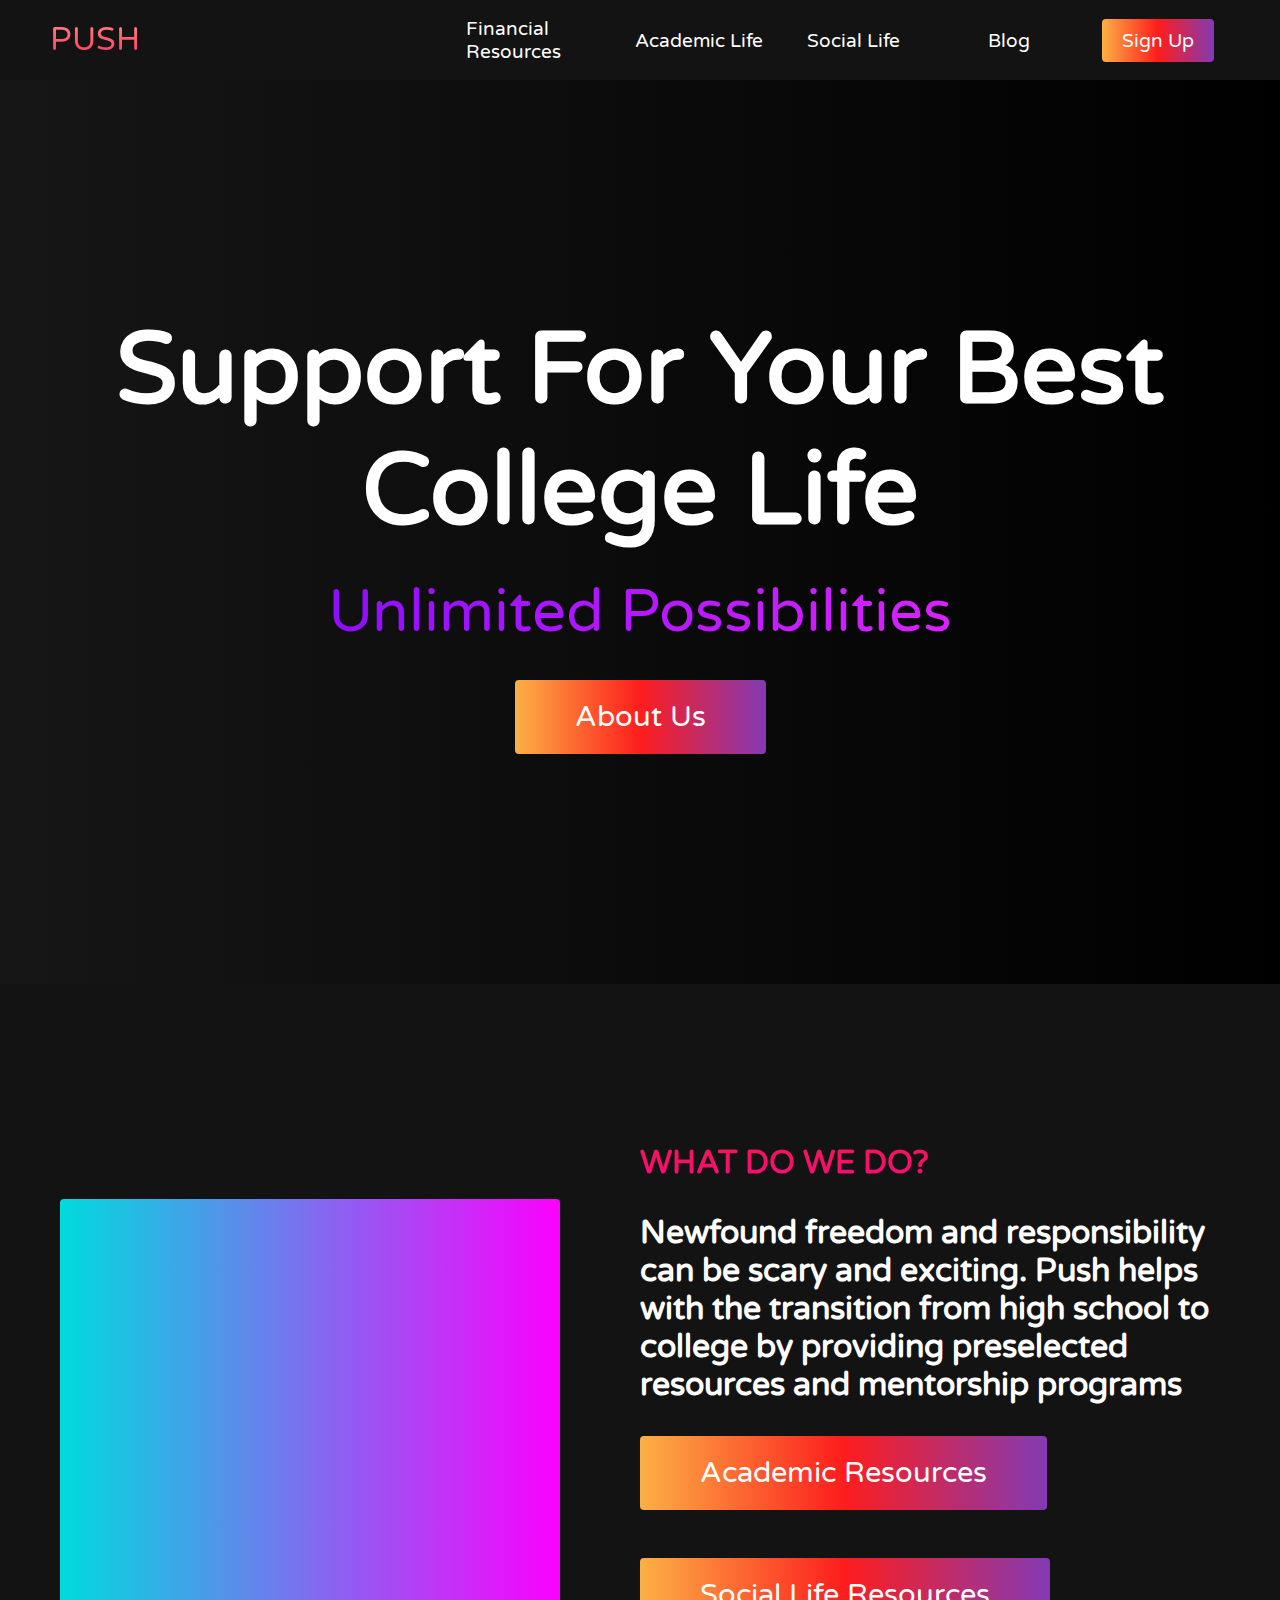
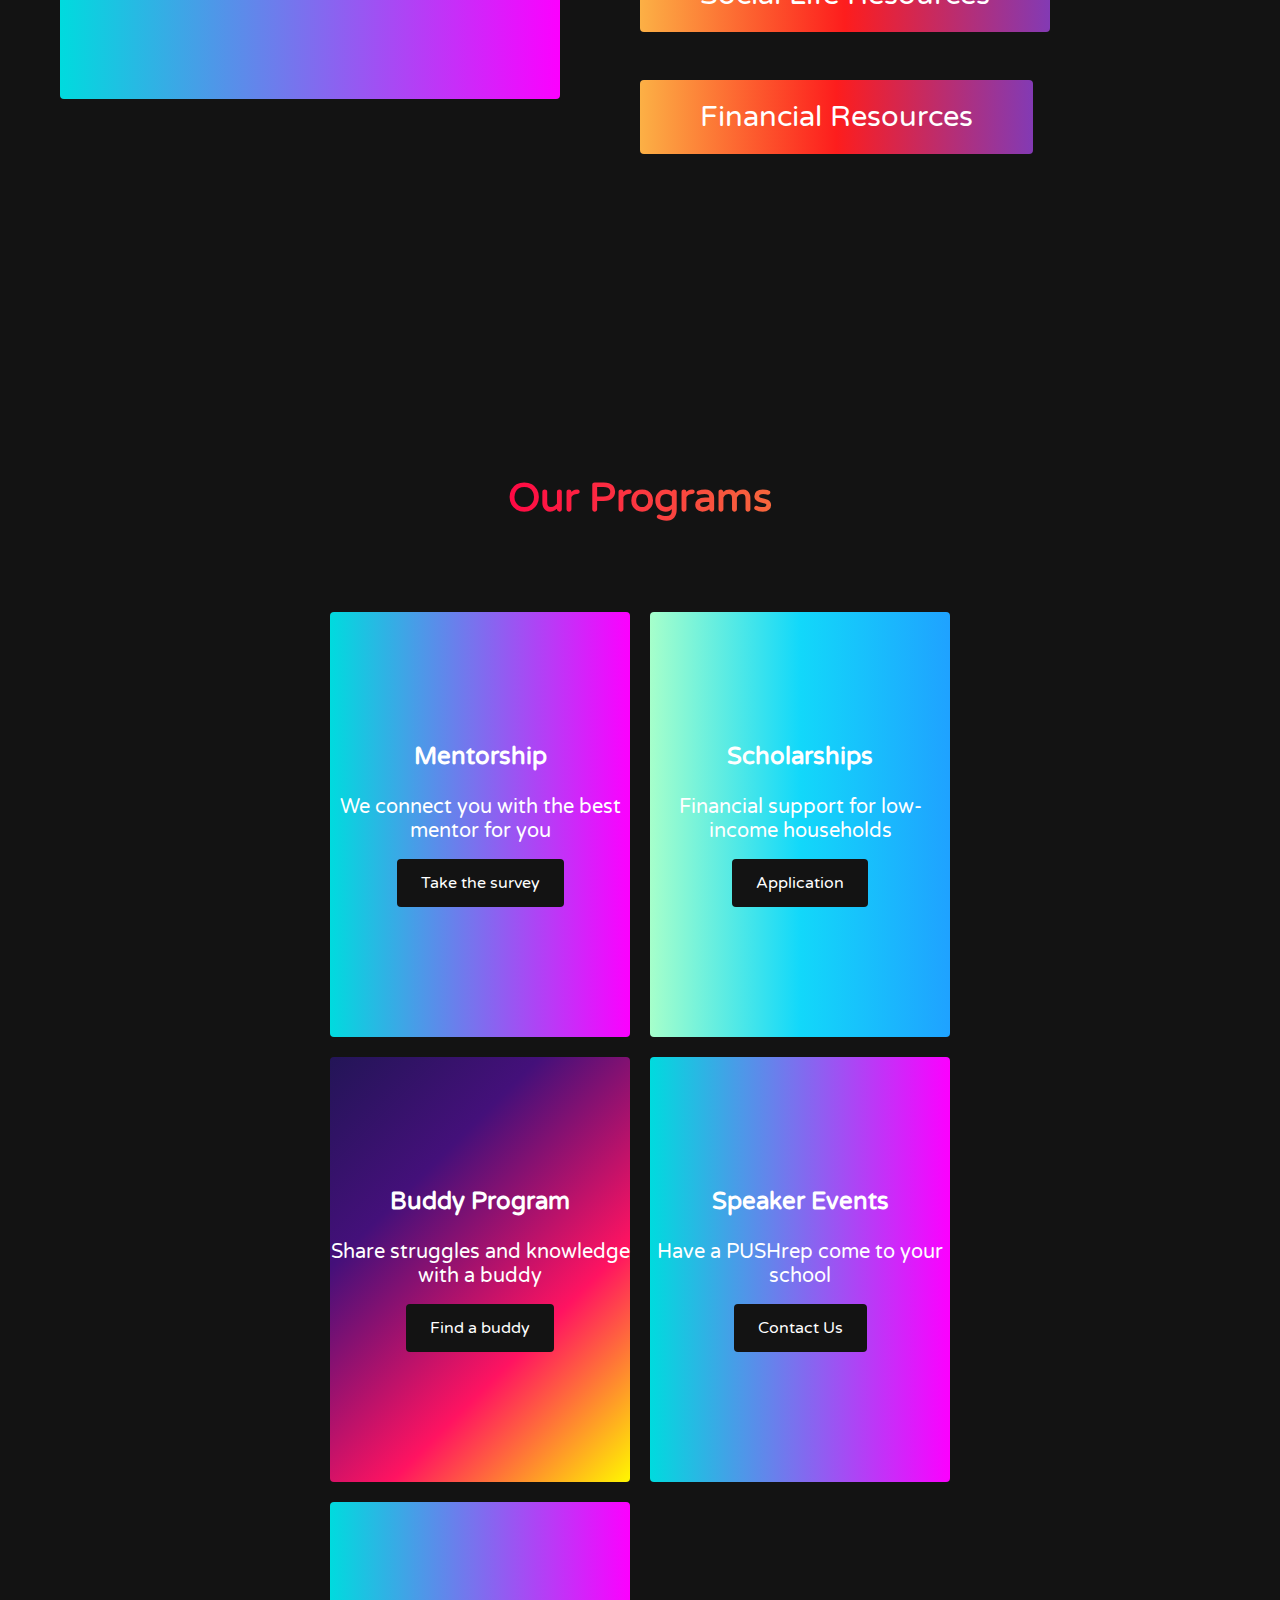
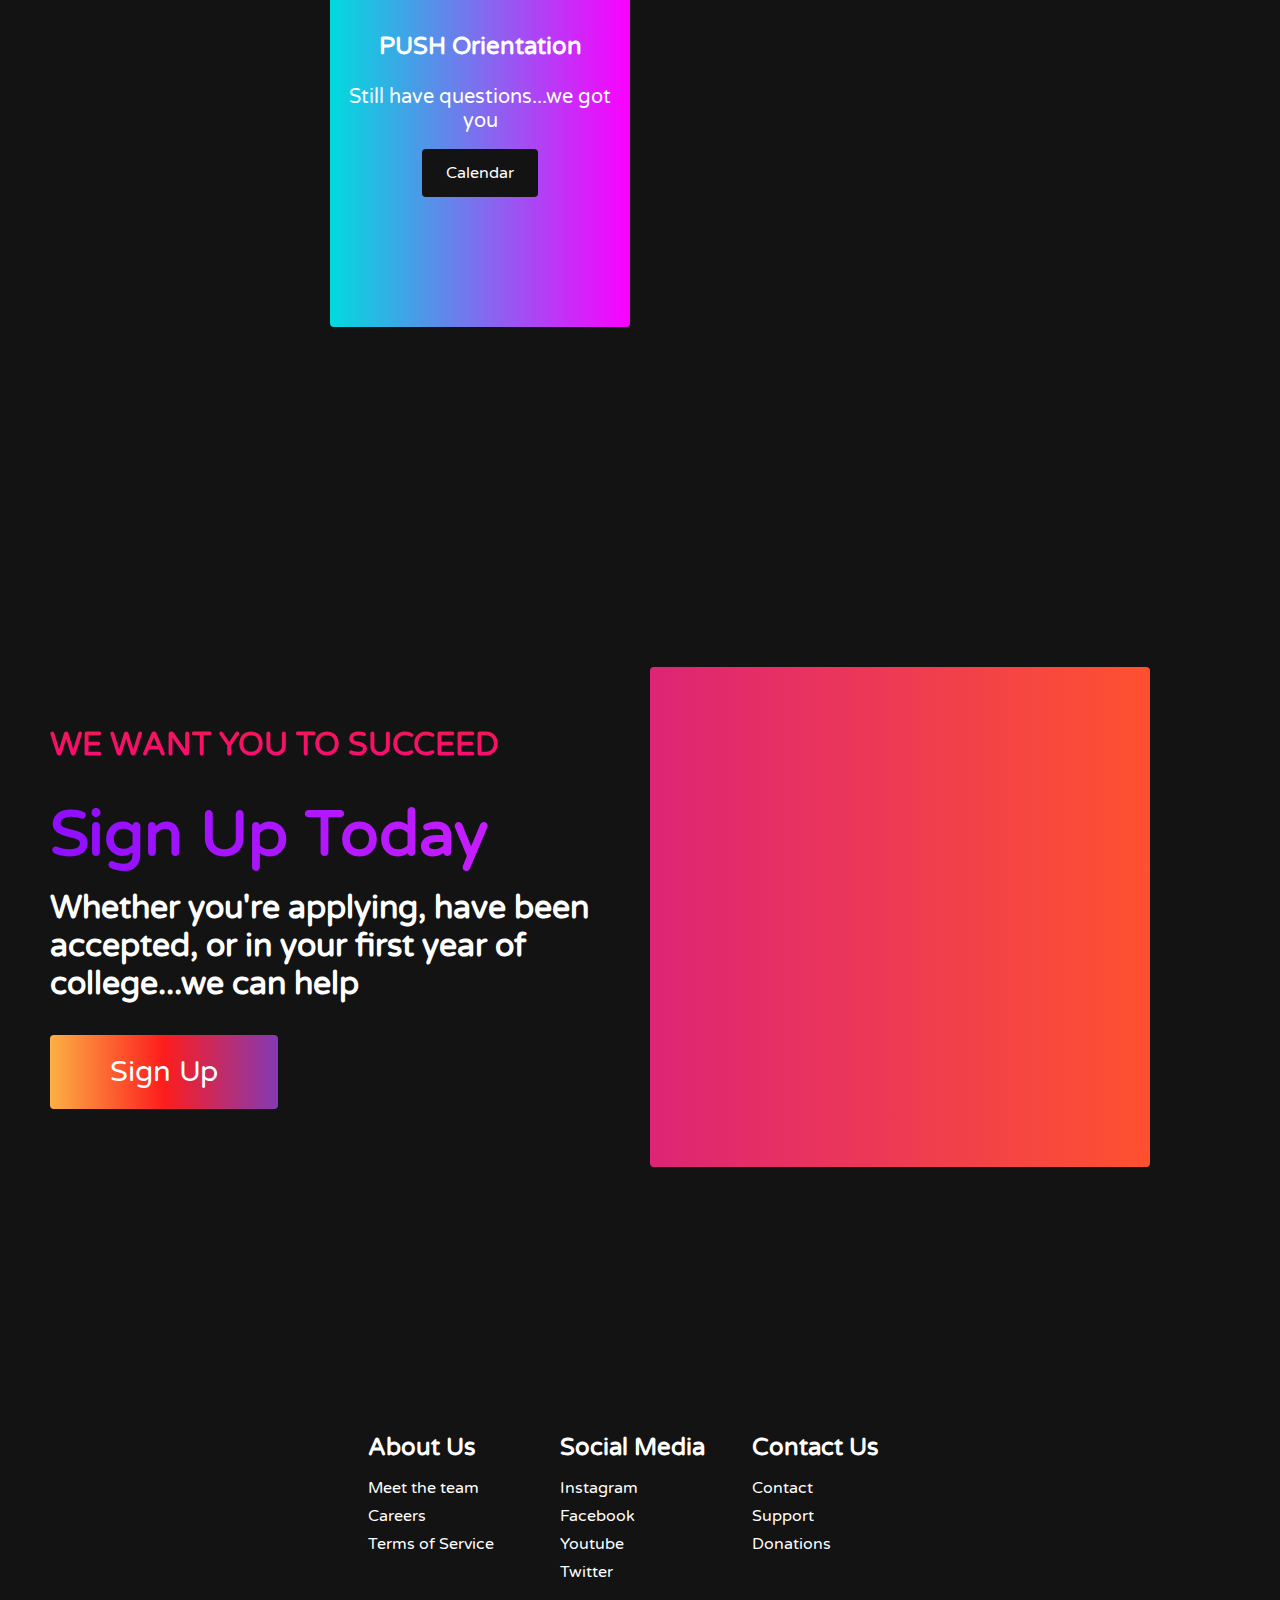
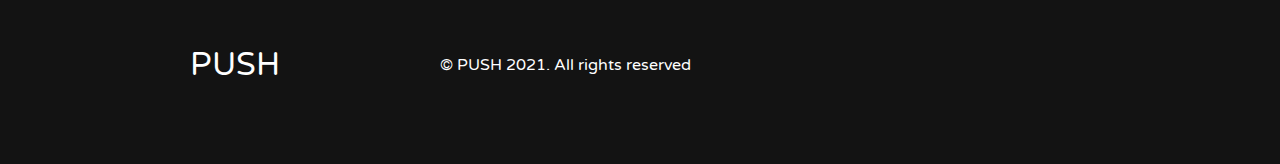
<file: templates/index.html>
<!DOCTYPE html>
<html lang="en">
  <head>
    <meta charset="UTF-8" />
    <meta name="viewport" content="width=device-width, initial-scale=1.0" />
    <title>PUSH Website</title>
    <link rel="stylesheet" href="styles.css" />
    <link
      rel="stylesheet"
      href="https://use.fontawesome.com/releases/v5.14.0/css/all.css"
      integrity="sha384-HzLeBuhoNPvSl5KYnjx0BT+WB0QEEqLprO+NBkkk5gbc67FTaL7XIGa2w1L0Xbgc"
      crossorigin="anonymous"
    /
    <link rel="preconnect" href="https://fonts.googleapis.com">
    <link rel="preconnect" href="https://fonts.gstatic.com" crossorigin>
    <link href="https://fonts.googleapis.com/css2?family=Varela+Round&display=swap" rel="stylesheet">
  </head>
  <body>
    <!-- Navbar Section -->
    <nav class="navbar">
      <div class="navbar__container">
        <a href="index.html" id="navbar__logo">PUSH</a>
        <div class="navbar__toggle" id="mobile-menu">
          <span class="bar"></span> <span class="bar"></span>
          <span class="bar"></span>
        </div>
        <ul class="navbar__menu">
          <li class="navbar__item">
            <a href="financial.html" class="navbar__links">Financial Resources</a>
          </li>
          <li class="navbar__item">
            <a href="academic.html" class="navbar__links">Academic Life</a>
          </li>
          <li class="navbar__item">
            <a href="social.html" class="navbar__links">Social Life</a
            >
          </li>
          <li class="navbar__item">
            <a href="blog.html" class="navbar__links">Blog</a
            >
          </li>
          <li class="navbar__btn">
            <a href="#sign-up" class="button" id="signup">Sign Up</a>
          </li>
        </ul>
      </div>
    </nav>

    <!-- Hero Section -->
    <div class="hero" id="home">
      <div class="hero__container">
        <h1 class="hero__heading">Support For Your Best College Life</h1>
        <p class="hero__description">Unlimited Possibilities</p>
        <button class="main__btn"><a href="#about">About Us</a></button>
      </div>
    </div>

    <!-- About Section -->
    <div class="main" id="about">
      <div class="main__container">
        <div class="main__img--container">
          <div class="main__img--card"><i class="fas fa-layer-group"></i></div>
        </div>
        <div class="main__content">
          <h1>What do we do?</h1>
          <p>Newfound freedom and responsibility can be scary and exciting. Push helps with the transition from high school to 
              college by providing preselected resources and mentorship programs</p>
          <button class="main__btn"><a href="academic.html">Academic Resources</a></button>
          <p><button class="main__btn"><a href="social.html">Social Life Resources</a></button></p>
          <p><button class="main__btn"><a href="financial.html">Financial Resources</a></button></p>
        </div>
      </div>
    </div>

    <!-- Services Section -->
    <div class="services" id="services">
      <h1>Our Programs</h1>
      <div class="services__wrapper">
        <div class="services__card">
          <h2>Mentorship</h2>
          <p>We connect you with the best mentor for you</p>
          <div class="services__btn"><button>Take the survey</button></div>
        </div>
        <div class="services__card">
            <h2>Scholarships</h2>
            <p>Financial support for low-income households</p>
            <div class="services__btn"><button>Application</button></div>
        </div>
        <div class="services__card">
          <h2>Buddy Program</h2>
          <p>Share struggles and knowledge with a buddy</p>
          <div class="services__btn"><button>Find a buddy</button></div>
        </div>
        <div class="services__card">
          <h2>Speaker Events</h2>
          <p>Have a PUSHrep come to your school</p>
          <div class="services__btn"><button>Contact Us</button></div>
        </div>
        <div class="services__card">
          <h2>PUSH Orientation</h2>
          <p>Still have questions...we got you</p>
          <div class="services__btn"><button>Calendar</button></div>
        </div>
      </div>
    </div>

    <!-- Features Section -->
    <div class="main" id="sign-up">
      <div class="main__container">
        <div class="main__content">
          <h1>We want you to succeed</h1>
          <h2>Sign Up Today</h2>
          <p>Whether you're applying, have been accepted, or in your first year of college...we can help</p>
          <button class="main__btn"><a href="#">Sign Up</a></button>
        </div>
        <div class="main__img--container">
          <div class="main__img--card" id="card-2">
            <i class="fas fa-users"></i>
          </div>
        </div>
      </div>
    </div>

    <!-- Footer Section -->
    <div class="footer__container">
      <div class="footer__links">
        <div class="footer__link--wrapper">
          <div class="footer__link--items">
            <h2>About Us</h2>
            <a href="meettheteam.html">Meet the team</a>
            <a href="/">Careers</a> <a href="/">Terms of Service</a>
          </div>
        </div>
        <div class="footer__link--wrapper">
          <div class="footer__link--items">
            <h2>Social Media</h2>
            <a href="/">Instagram</a> <a href="/">Facebook</a>
            <a href="/">Youtube</a> <a href="/">Twitter</a>
          </div>
        </div>
        <div class="footer__link--wrapper">
            <div class="footer__link--items">
                <h2>Contact Us</h2>
                <a href="/">Contact</a> <a href="/">Support</a>
                <a href="/">Donations</a>
              </div>
          </div>
      </div>
      <section class="social__media">
        <div class="social__media--wrap">
          <div class="footer__logo">
            <a href="/" id="footer__logo">PUSH</a>
          </div>
          <p class="website__rights">© PUSH 2021. All rights reserved</p>
          <div class="social__icons">
            <a href="/" class="social__icon--link" target="_blank"
              ><i class="fab fa-facebook"></i
            ></a>
            <a href="/" class="social__icon--link"
              ><i class="fab fa-instagram"></i
            ></a>
            <a href="/" class="social__icon--link"
              ><i class="fab fa-youtube"></i
            ></a>
            <a href="/" class="social__icon--link"
              ><i class="fab fa-linkedin"></i
            ></a>
            <a href="/" class="social__icon--link"
              ><i class="fab fa-twitter"></i
            ></a>
          </div>
        </div>
      </section>
    </div>

    <script src="app.js"></script>
  </body>
</html>
</file>
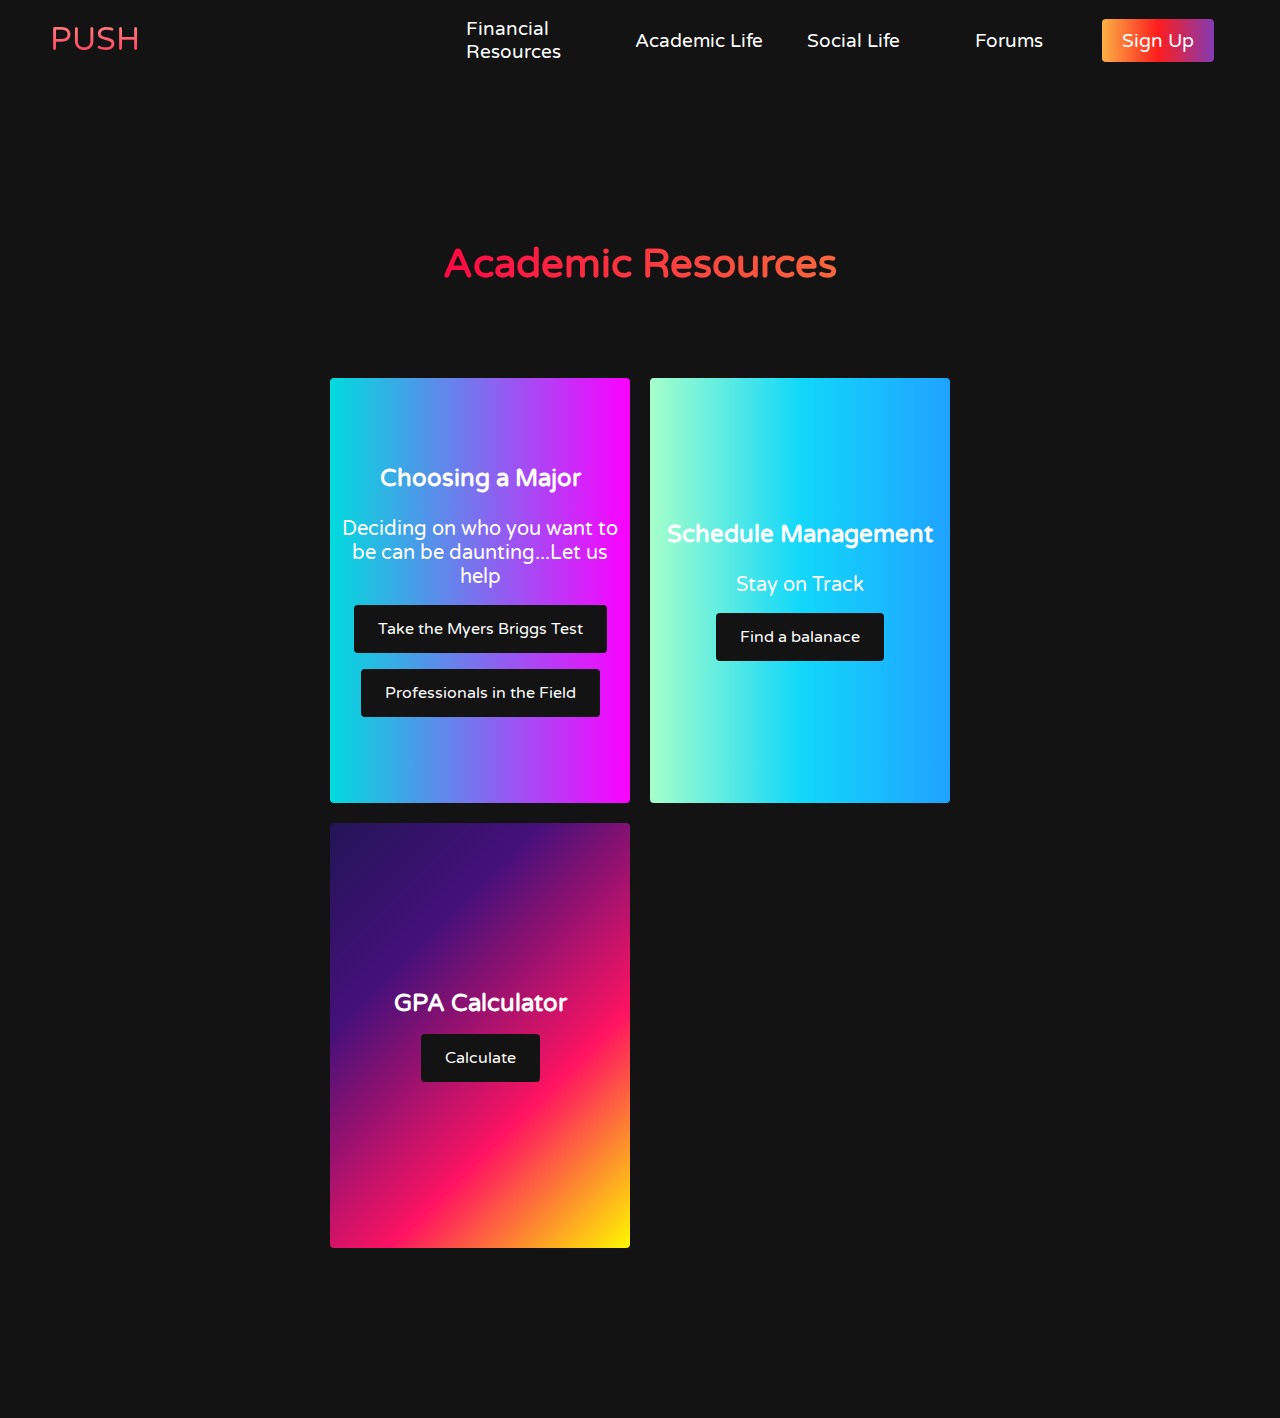
<file: templates/academic.html>
<!DOCTYPE html>
<html lang="en">
    <head>
        <meta charset="UTF-8" />
        <meta name="viewport" content="width=device-width, initial-scale=1.0" />
        <title>PUSH Website</title>
        <link rel="stylesheet" href="styles.css" />
        <link
          rel="stylesheet"
          href="https://use.fontawesome.com/releases/v5.14.0/css/all.css"
          integrity="sha384-HzLeBuhoNPvSl5KYnjx0BT+WB0QEEqLprO+NBkkk5gbc67FTaL7XIGa2w1L0Xbgc"
          crossorigin="anonymous"
        />
        <link rel="preconnect" href="https://fonts.googleapis.com">
        <link rel="preconnect" href="https://fonts.gstatic.com" crossorigin>
        <link href="https://fonts.googleapis.com/css2?family=Varela+Round&display=swap" rel="stylesheet">
      </head>
  <body>
      <!-- Navbar Section -->
    <nav class="navbar">
      <div class="navbar__container">
        <a href="index.html" id="navbar__logo">PUSH</a>
        <div class="navbar__toggle" id="mobile-menu">
          <span class="bar"></span> <span class="bar"></span>
          <span class="bar"></span>
        </div>
        <ul class="navbar__menu">
          <li class="navbar__item">
            <a href="financial.html" class="navbar__links">Financial Resources</a>
          </li>
          <li class="navbar__item">
            <a href="academic.html" class="navbar__links">Academic Life</a>
          </li>
          <li class="navbar__item">
            <a href="social.html" class="navbar__links">Social Life</a
            >
          </li>
          <li class="navbar__item">
            <a href="forums.html" class="navbar__links">Forums</a
            >
          </li>
          <li class="navbar__btn">
            <a href="#sign-up" class="button" id="signup">Sign Up</a>
          </li>
        </ul>
      </div>
    </nav>

    <div class="services" id="services">
        <h1>Academic Resources</h1>
        <div class="services__wrapper">
          <div class="services__card">
            <h2>Choosing a Major</h2>
            <p>Deciding on who you want to be can be daunting...Let us help</p>
            <div class="services__btn">
                <a href="https://www.northcentral.edu/blog/best-majors-according-to-your-myers-briggs-test/"target="_blank">
                  <button>Take the Myers Briggs Test</button>
                </a>
            </div>
            <div class="services__btn">
                <a href="/">
                  <button>Professionals in the Field</button>
                </a>
            </div>
          </div>
          <div class="services__card">
              <h2>Schedule Management</h2>
              <p>Stay on Track</p>
              <div class="services__btn">
                <a href="https://appfluence.com/productivity/top-10-time-management-skills-for-college-students/" target="_blank">
                  <button>Find a balanace</button>
                </a>
              </div>
            </div>
          <div class="services__card">
            <h2>GPA Calculator</h2>
            <div class="services__btn">
              <a href="https://gpacalculator.io/" target="_blank">
                <button>Calculate</button>
              </a>
          </div>
        </div>
      </div>

      <script src="app.js"></script>
    </body>
</html>
</file>
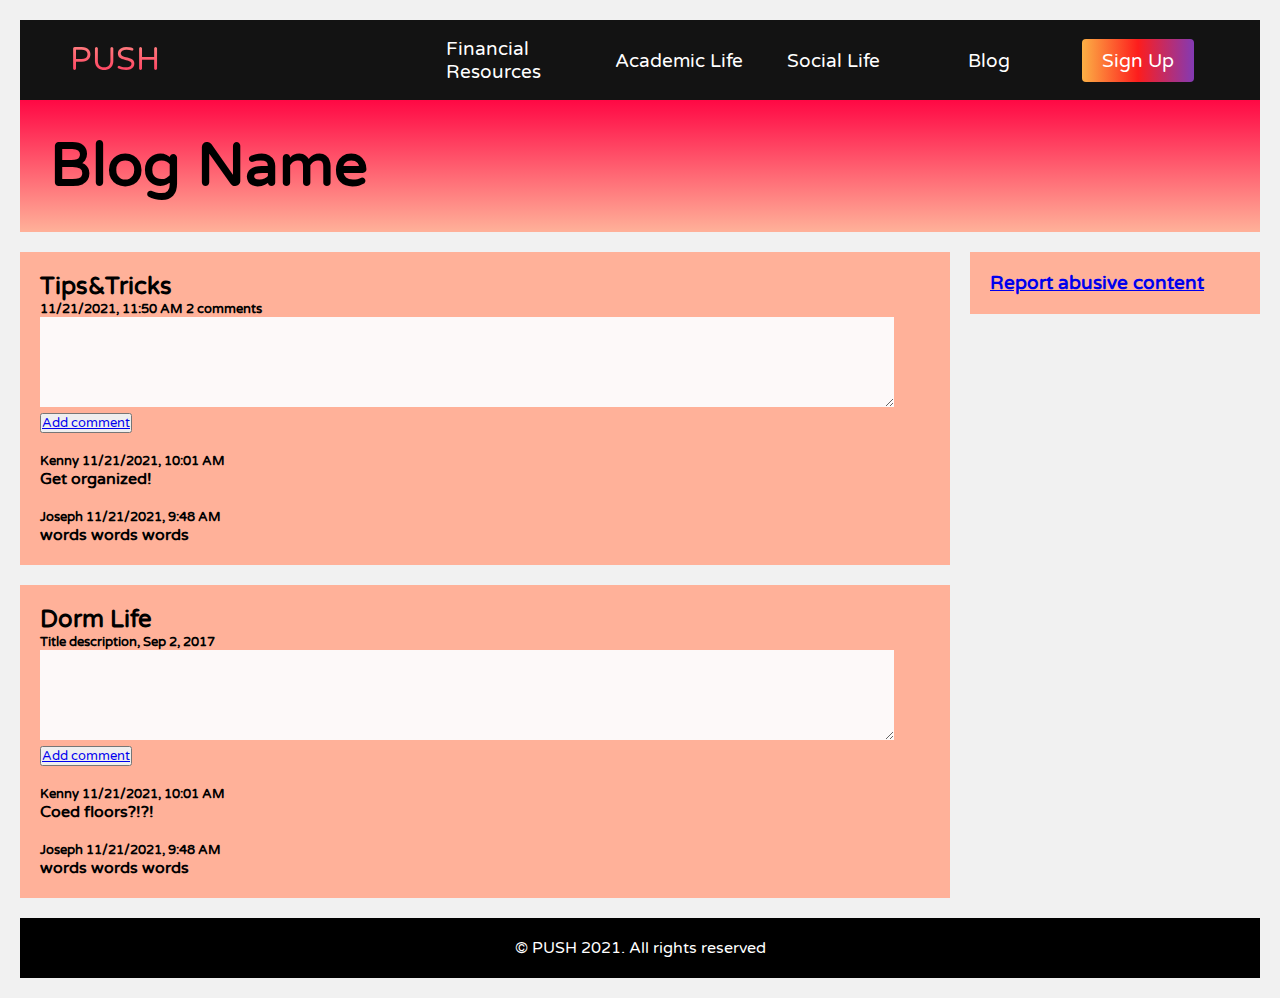
<file: templates/blog.html>
<!DOCTYPE html>
<html>
<head>
<link rel="stylesheet" href="styles.css" />
<meta name="viewport" content="width=device-width, initial-scale=1">
<link rel="preconnect" href="https://fonts.googleapis.com">
<link rel="preconnect" href="https://fonts.gstatic.com" crossorigin>
<link href="https://fonts.googleapis.com/css2?family=Varela+Round&display=swap" rel="stylesheet">
<style>
* {
  box-sizing: border-box;
}

/* Add a gray background color with some padding */
body {
    font-family: 'Varela Round', sans-serif;
    padding: 20px;
    background: #f1f1f1;
}

/* Header/Blog Title */
.header {
    background-color: #ff8177;
    background-image: linear-gradient(to top, #ffb199  0%, #ff0844 100%);
    background-size: 100%;
    display: flex;
    /* align-items: center; */
    cursor: pointer;
    text-decoration: none;
    font-size: 2rem;
    padding: 30px;
    font-size: 40px;
    text-align: center;
}

/* Create two unequal columns that floats next to each other */
/* Left column */
.leftcolumn {   
  float: left;
  width: 75%;
}

/* Right column */
.rightcolumn {
  float: left;
  width: 25%;
  padding-left: 20px;
}

/* Text Boz */


/* Add a card effect for articles */
.card {
   background-color: #ffb199;
   padding: 20px;
   margin-top: 20px;
}

/* Clear floats after the columns */
.row:after {
  content: "";
  display: table;
  clear: both;
}

/* Footer */
.footer {
  padding: 20px;
  text-align: center;
  background: black;
  margin-top: 20px;
}

/* Responsive layout - when the screen is less than 800px wide, make the two columns stack on top of each other instead of next to each other */
@media screen and (max-width: 800px) {
  .leftcolumn, .rightcolumn {   
    width: 100%;
    padding: 0;
  }
}
</style>
</head>
<body>
  <!-- Navbar Section -->
    <nav class="navbar">
      <div class="navbar__container">
        <a href="index.html" id="navbar__logo">PUSH</a>
        <div class="navbar__toggle" id="mobile-menu">
          <span class="bar"></span> <span class="bar"></span>
          <span class="bar"></span>
        </div>
        <ul class="navbar__menu">
          <li class="navbar__item">
            <a href="financial.html" class="navbar__links">Financial Resources</a>
          </li>
          <li class="navbar__item">
            <a href="academic.html" class="navbar__links">Academic Life</a>
          </li>
          <li class="navbar__item">
            <a href="social.html" class="navbar__links">Social Life</a
            >
          </li>
          <li class="navbar__item">
            <a href="blog.html" class="navbar__links">Blog</a
            >
          </li>
          <li class="navbar__btn">
            <a href="#sign-up" class="button" id="signup">Sign Up</a>
          </li>
        </ul>
      </div>
    </nav>


<div class="header">
  <h2>Blog Name</h2>
</div>

<div class="row">
  <div class="leftcolumn">
    <div class="card">
      <h2>Tips&Tricks</h2>
      <h5>11/21/2021, 11:50 AM  2 comments</h5>
      <form action="/html/tags/html_form_tag_action.cfm" method="post">
        <textarea name="comments" id="comments" style="width:96%;height:90px;background-color:rgb(253, 249, 249);color:grey;border:none;padding:2%;font:22px/30px sans-serif;">
        </textarea>
        <p><button><a href="/">Add comment</a></button></p>
        <br>
        </form>
        <h5>Kenny  11/21/2021, 10:01 AM</h5>
        <h4>Get organized!</h4>
        <br>
        <h5>Joseph  11/21/2021, 9:48 AM</h5>
        <h4>words words words</h4>
    </div>
    <div class="card">
      <h2>Dorm Life</h2>
      <h5>Title description, Sep 2, 2017</h5>
      <form action="/html/tags/html_form_tag_action.cfm" method="post">
        <textarea name="comments" id="comments" style="width:96%;height:90px;background-color:rgb(253, 249, 249);color:grey;border:none;padding:2%;font:22px/30px sans-serif;">
        </textarea>
        <p><button><a href="/">Add comment</a></button></p>
        <br>
        </form>
        <h5>Kenny  11/21/2021, 10:01 AM</h5>
        <h4>Coed floors?!?!</h4>
        <br>
        <h5>Joseph  11/21/2021, 9:48 AM</h5>
        <h4>words words words</h4>
    </div>
  </div>
  <div class="rightcolumn">
    <div class="card">
      <h3><a href="/">Report abusive content</a></h3>
    </div>
  </div>
</div>

<div class="footer">
    <p class="website__rights">© PUSH 2021. All rights reserved</p>
</div>

</body>
</html>
</file>
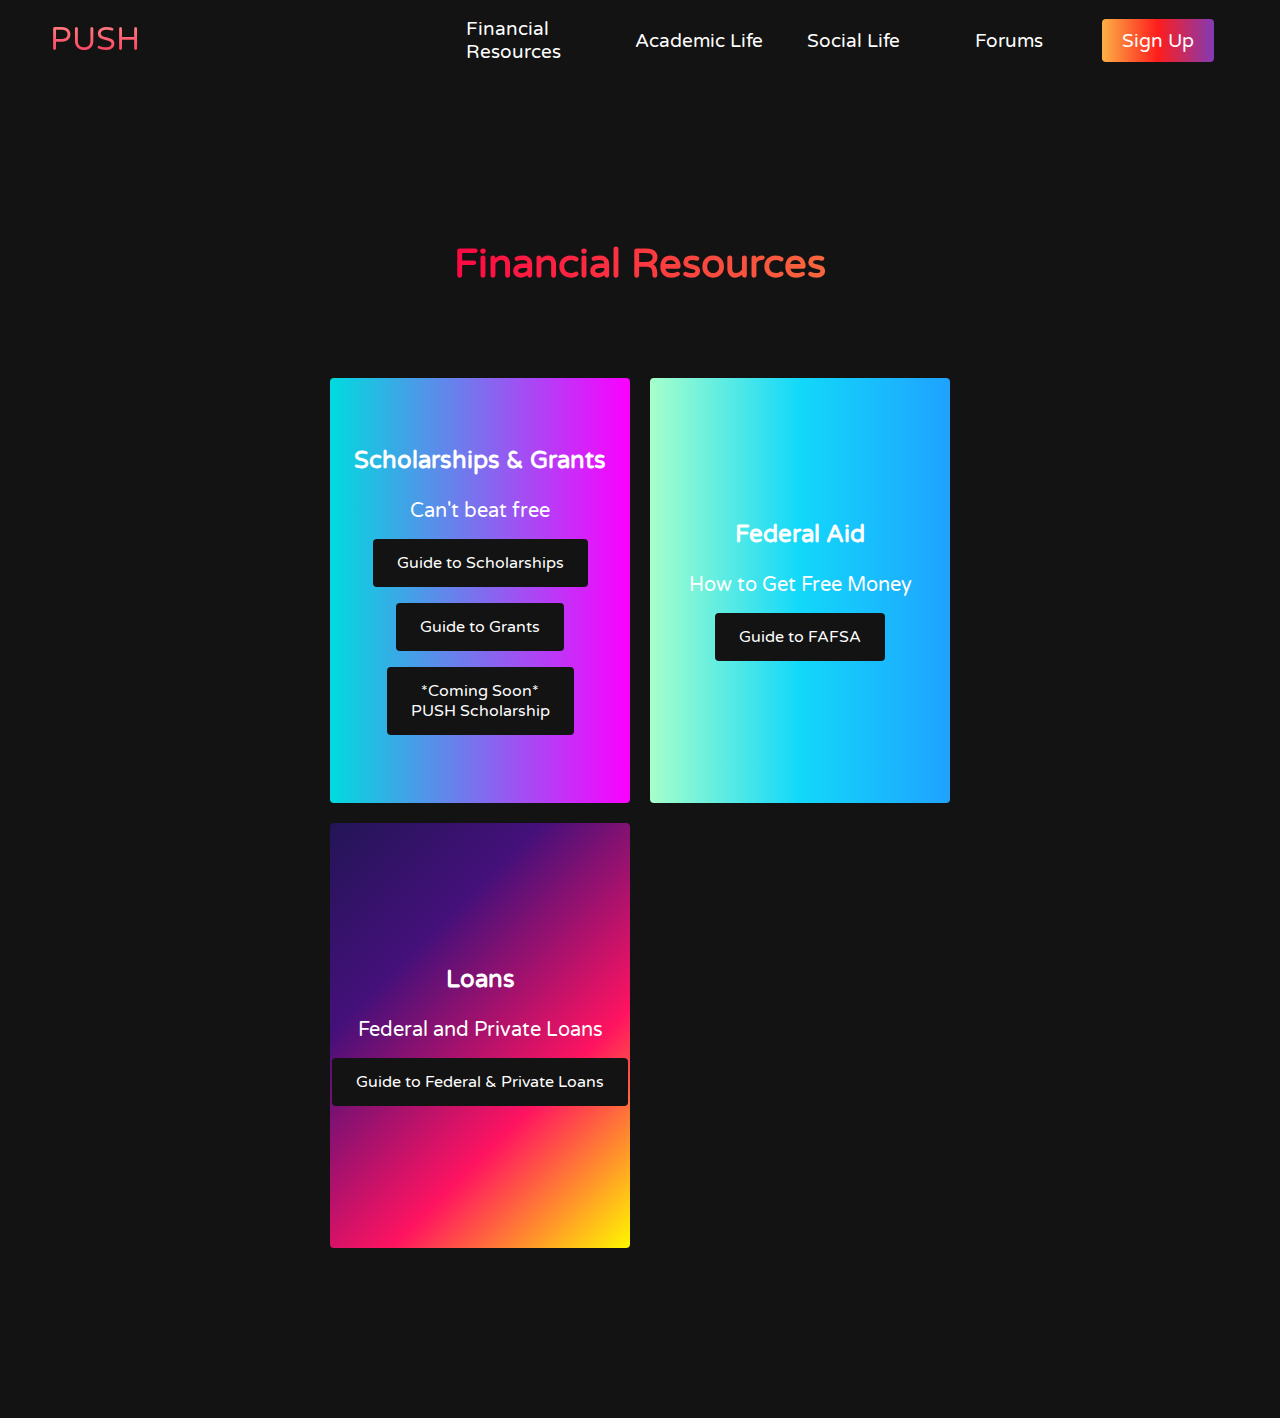
<file: templates/financial.html>
<!DOCTYPE html>
<html lang="en">
    <head>
        <meta charset="UTF-8" />
        <meta name="viewport" content="width=device-width, initial-scale=1.0" />
        <title>PUSH Website</title>
        <link rel="stylesheet" href="styles.css" />
        <link
          rel="stylesheet"
          href="https://use.fontawesome.com/releases/v5.14.0/css/all.css"
          integrity="sha384-HzLeBuhoNPvSl5KYnjx0BT+WB0QEEqLprO+NBkkk5gbc67FTaL7XIGa2w1L0Xbgc"
          crossorigin="anonymous"
        />
        <link rel="preconnect" href="https://fonts.googleapis.com">
        <link rel="preconnect" href="https://fonts.gstatic.com" crossorigin>
        <link href="https://fonts.googleapis.com/css2?family=Varela+Round&display=swap" rel="stylesheet">
      </head>
  <body>
      <!-- Navbar Section -->
    <nav class="navbar">
      <div class="navbar__container">
        <a href="index.html" id="navbar__logo">PUSH</a>
        <div class="navbar__toggle" id="mobile-menu">
          <span class="bar"></span> <span class="bar"></span>
          <span class="bar"></span>
        </div>
        <ul class="navbar__menu">
          <li class="navbar__item">
            <a href="financial.html" class="navbar__links">Financial Resources</a>
          </li>
          <li class="navbar__item">
            <a href="academic.html" class="navbar__links">Academic Life</a>
          </li>
          <li class="navbar__item">
            <a href="social.html" class="navbar__links">Social Life</a
            >
          </li>
          <li class="navbar__item">
            <a href="forums.html" class="navbar__links">Forums</a
            >
          </li>
          <li class="navbar__btn">
            <a href="#sign-up" class="button" id="signup">Sign Up</a>
          </li>
        </ul>
      </div>
    </nav>

    <div class="services" id="services">
        <h1>Financial Resources</h1>
        <div class="services__wrapper">
          <div class="services__card">
            <h2>Scholarships & Grants</h2>
            <p>Can't beat free</p>
            <div class="services__btn">
              <a href="https://www.nerdwallet.com/article/loans/student-loans/how-to-get-a-scholarship">
                <button>Guide to Scholarships</button>
              </a>
            </div>
              <div class="services__btn">
              <a href="https://www.nerdwallet.com/article/loans/student-loans/grants-for-college">
                <button>Guide to Grants</button>
              </a>
              </div>
            <div class="services__btn">
              <a href="index.html">
                <button>*Coming Soon*<br/>PUSH Scholarship</button>
              </a>
            </div>
          </div>
          <div class="services__card">
            <h2>Federal Aid</h2>
            <p>How to Get Free Money</p>
            <div class="services__btn">
              <a href="https://www.nerdwallet.com/l/nerdwallet-guide-to-fafsa">
                <button>Guide to FAFSA</button>
              </a>
            </div>
          </div>
          <div class="services__card">
            <h2>Loans</h2>
            <p>Federal and Private Loans</p>
            <div class="services__btn">
              <a href="https://www.nerdwallet.com/article/loans/student-loans/student-loans-federal-vs-private-loans">
                <button>Guide to Federal & Private Loans</button>
              </a>
          </div>
        </div>
      </div>

      <script src="app.js"></script>
    </body>
</html>
</file>
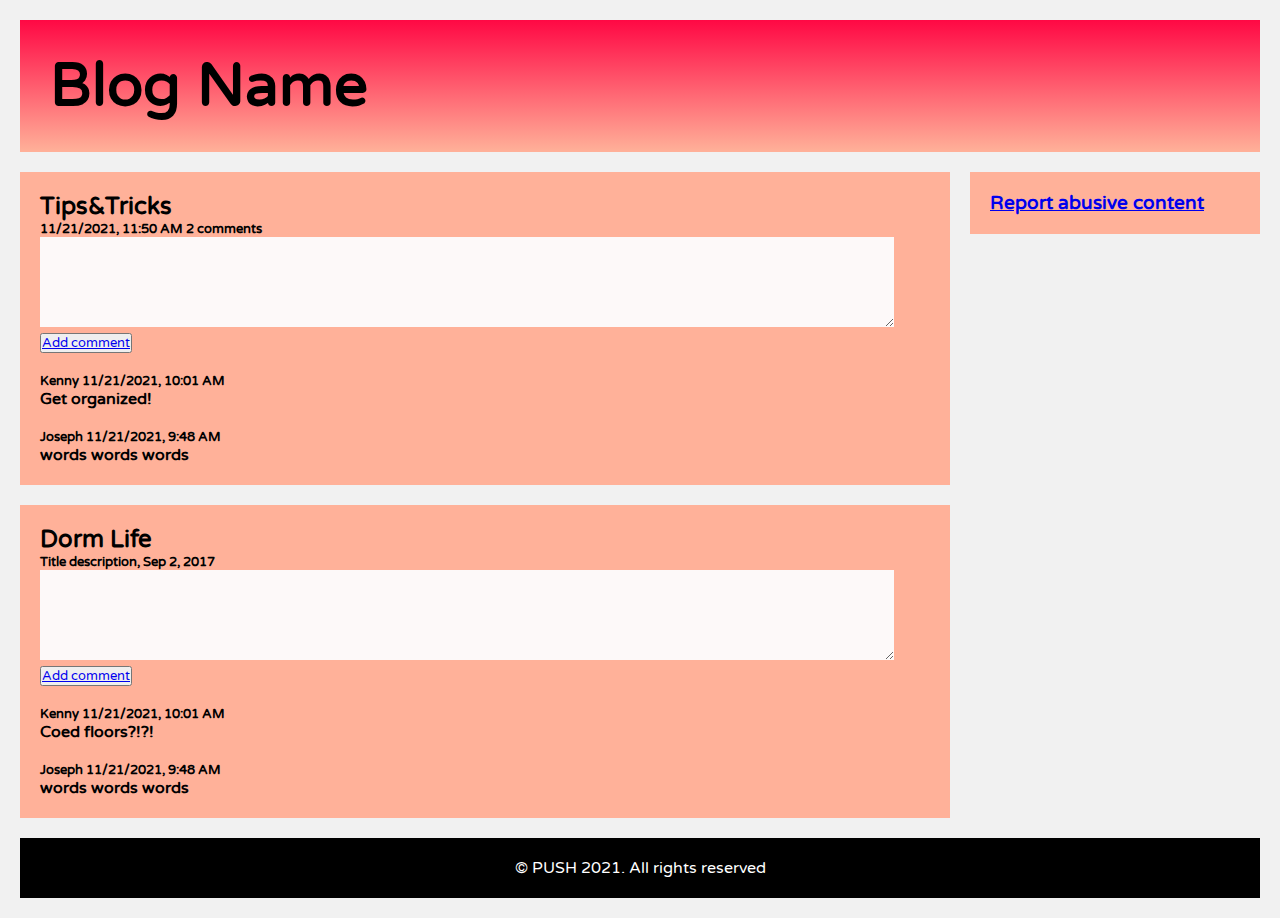
<file: templates/forums.html>
<!DOCTYPE html>
<html>
<head>
<link rel="stylesheet" href="styles.css" />
<meta name="viewport" content="width=device-width, initial-scale=1">
<link rel="preconnect" href="https://fonts.googleapis.com">
<link rel="preconnect" href="https://fonts.gstatic.com" crossorigin>
<link href="https://fonts.googleapis.com/css2?family=Varela+Round&display=swap" rel="stylesheet">
<style>
* {
  box-sizing: border-box;
}

/* Add a gray background color with some padding */
body {
    font-family: 'Varela Round', sans-serif;
    padding: 20px;
    background: #f1f1f1;
}

/* Header/Blog Title */
.header {
    background-color: #ff8177;
    background-image: linear-gradient(to top, #ffb199  0%, #ff0844 100%);
    background-size: 100%;
    display: flex;
    /* align-items: center; */
    cursor: pointer;
    text-decoration: none;
    font-size: 2rem;
    padding: 30px;
    font-size: 40px;
    text-align: center;
}

/* Create two unequal columns that floats next to each other */
/* Left column */
.leftcolumn {   
  float: left;
  width: 75%;
}

/* Right column */
.rightcolumn {
  float: left;
  width: 25%;
  padding-left: 20px;
}

/* Text Boz */


/* Add a card effect for articles */
.card {
   background-color: #ffb199;
   padding: 20px;
   margin-top: 20px;
}

/* Clear floats after the columns */
.row:after {
  content: "";
  display: table;
  clear: both;
}

/* Footer */
.footer {
  padding: 20px;
  text-align: center;
  background: black;
  margin-top: 20px;
}

/* Responsive layout - when the screen is less than 800px wide, make the two columns stack on top of each other instead of next to each other */
@media screen and (max-width: 800px) {
  .leftcolumn, .rightcolumn {   
    width: 100%;
    padding: 0;
  }
}
</style>
</head>
<body>

<div class="header">
  <h2>Blog Name</h2>
</div>

<div class="row">
  <div class="leftcolumn">
    <div class="card">
      <h2>Tips&Tricks</h2>
      <h5>11/21/2021, 11:50 AM  2 comments</h5>
      <form action="/html/tags/html_form_tag_action.cfm" method="post">
        <textarea name="comments" id="comments" style="width:96%;height:90px;background-color:rgb(253, 249, 249);color:grey;border:none;padding:2%;font:22px/30px sans-serif;">
        </textarea>
        <p><button><a href="/">Add comment</a></button></p>
        <br>
        </form>
        <h5>Kenny  11/21/2021, 10:01 AM</h5>
        <h4>Get organized!</h4>
        <br>
        <h5>Joseph  11/21/2021, 9:48 AM</h5>
        <h4>words words words</h4>
    </div>
    <div class="card">
      <h2>Dorm Life</h2>
      <h5>Title description, Sep 2, 2017</h5>
      <form action="/html/tags/html_form_tag_action.cfm" method="post">
        <textarea name="comments" id="comments" style="width:96%;height:90px;background-color:rgb(253, 249, 249);color:grey;border:none;padding:2%;font:22px/30px sans-serif;">
        </textarea>
        <p><button><a href="/">Add comment</a></button></p>
        <br>
        </form>
        <h5>Kenny  11/21/2021, 10:01 AM</h5>
        <h4>Coed floors?!?!</h4>
        <br>
        <h5>Joseph  11/21/2021, 9:48 AM</h5>
        <h4>words words words</h4>
    </div>
  </div>
  <div class="rightcolumn">
    <div class="card">
      <h3><a href="/">Report abusive content</a></h3>
    </div>
  </div>
</div>

<div class="footer">
    <p class="website__rights">© PUSH 2021. All rights reserved</p>
</div>

</body>
</html>
</file>
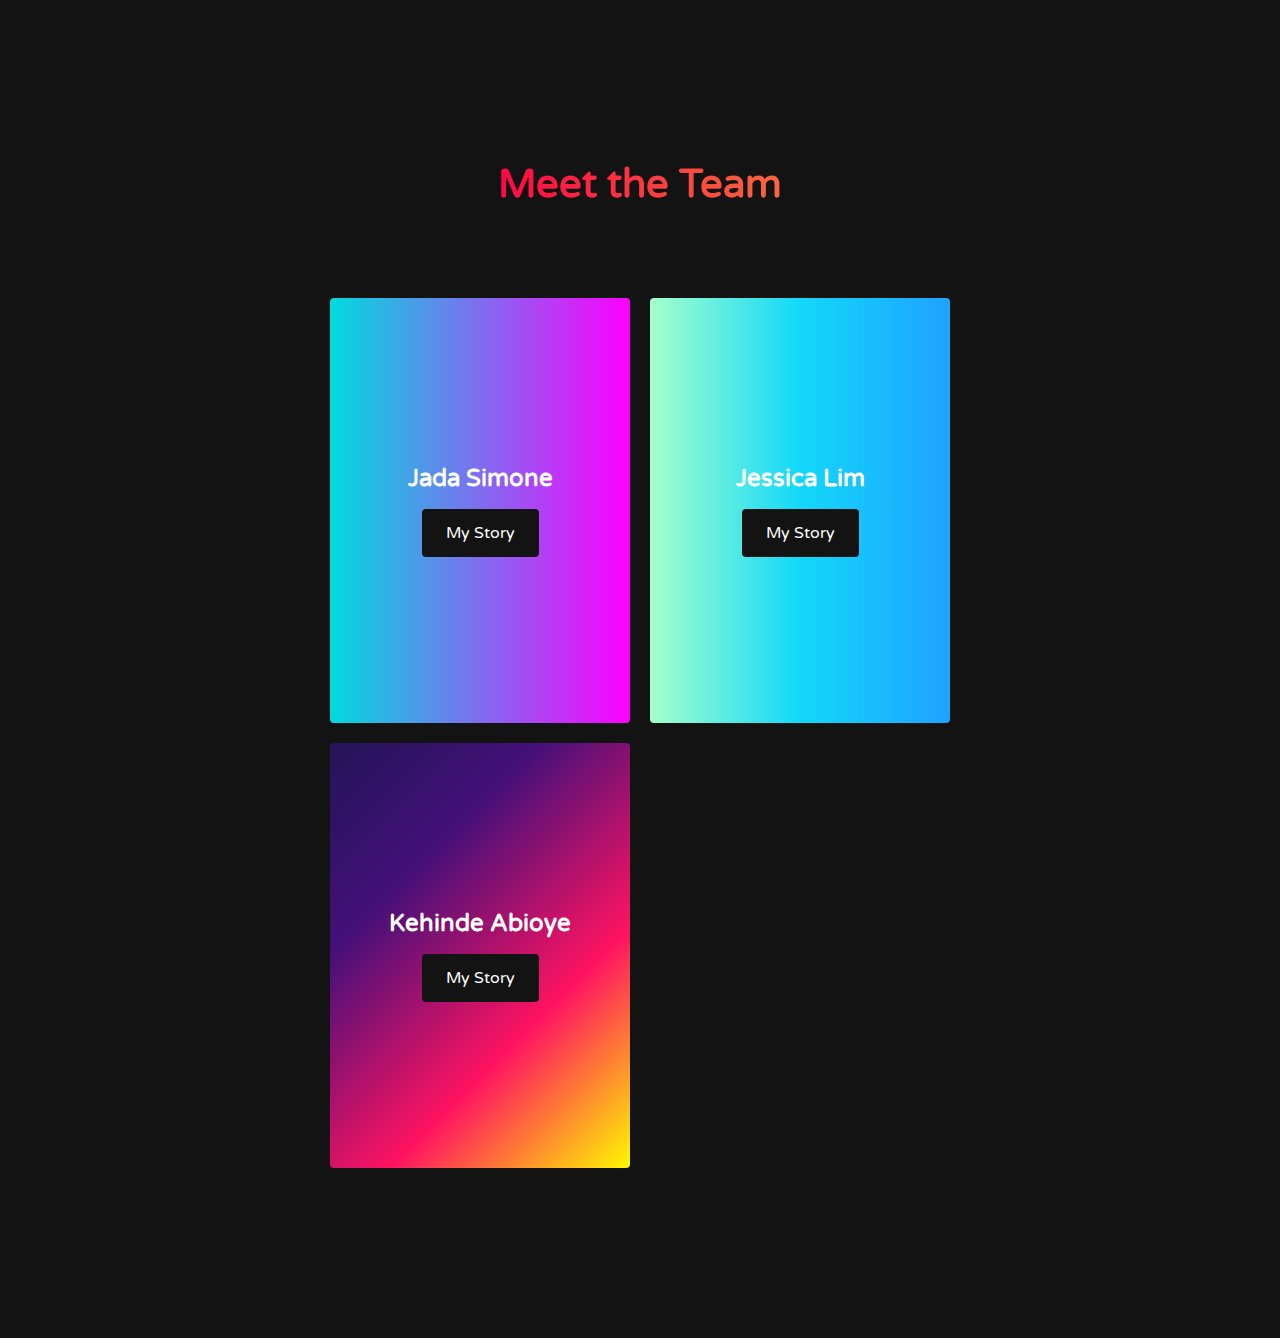
<file: templates/meettheteam.html>
<!DOCTYPE html>
<html lang="en">
    <head>
        <meta charset="UTF-8" />
        <meta name="viewport" content="width=device-width, initial-scale=1.0" />
        <title>PUSH Website</title>
        <link rel="stylesheet" href="styles.css" />
        <link
          rel="stylesheet"
          href="https://use.fontawesome.com/releases/v5.14.0/css/all.css"
          integrity="sha384-HzLeBuhoNPvSl5KYnjx0BT+WB0QEEqLprO+NBkkk5gbc67FTaL7XIGa2w1L0Xbgc"
          crossorigin="anonymous"
        />
        <link rel="preconnect" href="https://fonts.googleapis.com">
        <link rel="preconnect" href="https://fonts.gstatic.com" crossorigin>
        <link href="https://fonts.googleapis.com/css2?family=Varela+Round&display=swap" rel="stylesheet">
      </head>
  <body>
    <div class="services" id="services">
        <h1>Meet the Team</h1>
        <div class="services__wrapper">
          <div class="services__card">
            <h2>Jada Simone</h2>
            <div class="services__btn"><button>My Story</button></div>
          </div>
          <div class="services__card">
              <h2>Jessica Lim</h2>
              <div class="services__btn"><button>My Story</button></div>
          </div>
          <div class="services__card">
            <h2>Kehinde Abioye</h2>
            <div class="services__btn"><button>My Story</button></div>
          </div>
        </div>
      </div>

      <script src="app.js"></script>
    </body>
</html>
</file>
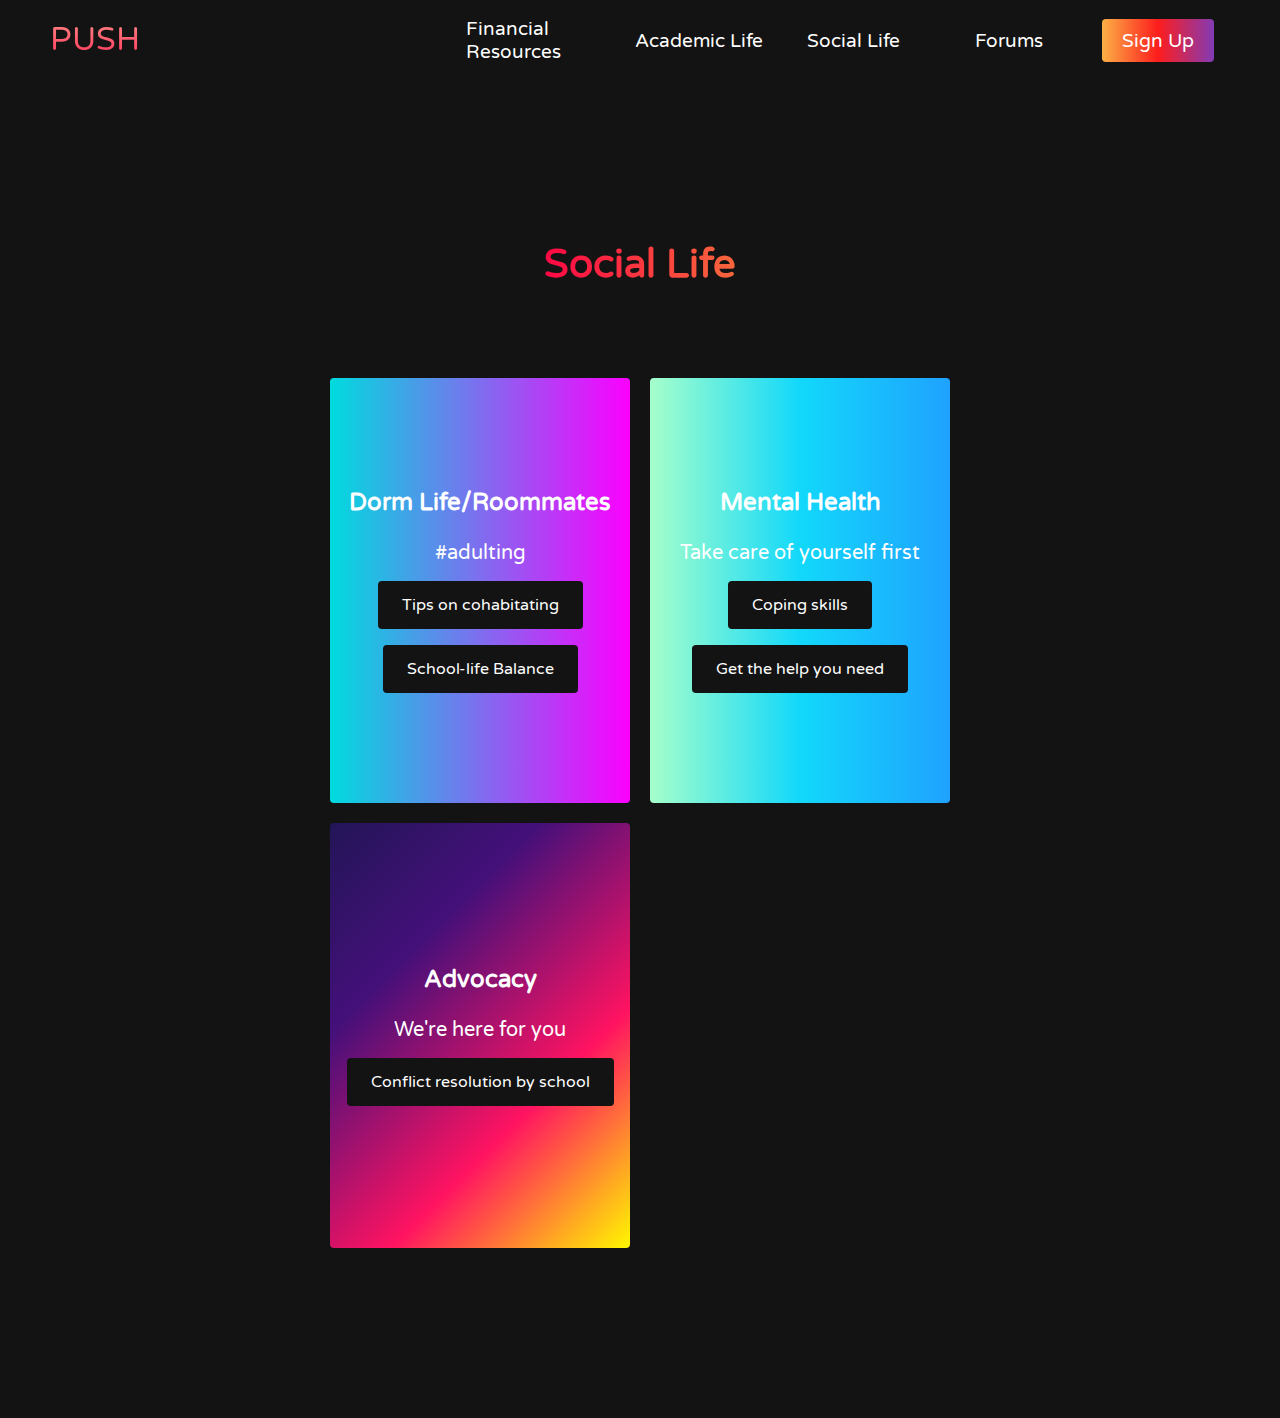
<file: templates/social.html>
<!DOCTYPE html>
<html lang="en">
    <head>
        <meta charset="UTF-8" />
        <meta name="viewport" content="width=device-width, initial-scale=1.0" />
        <title>PUSH Website</title>
        <link rel="stylesheet" href="styles.css" />
        <link
          rel="stylesheet"
          href="https://use.fontawesome.com/releases/v5.14.0/css/all.css"
          integrity="sha384-HzLeBuhoNPvSl5KYnjx0BT+WB0QEEqLprO+NBkkk5gbc67FTaL7XIGa2w1L0Xbgc"
          crossorigin="anonymous"
        />
        <link rel="preconnect" href="https://fonts.googleapis.com">
        <link rel="preconnect" href="https://fonts.gstatic.com" crossorigin>
        <link href="https://fonts.googleapis.com/css2?family=Varela+Round&display=swap" rel="stylesheet">
      </head>
  <body>
      <!-- Navbar Section -->
    <nav class="navbar">
      <div class="navbar__container">
        <a href="index.html" id="navbar__logo">PUSH</a>
        <div class="navbar__toggle" id="mobile-menu">
          <span class="bar"></span> <span class="bar"></span>
          <span class="bar"></span>
        </div>
        <ul class="navbar__menu">
          <li class="navbar__item">
            <a href="financial.html" class="navbar__links" id="home-page">Financial Resources</a>
          </li>
          <li class="navbar__item">
            <a href="academic.html" class="navbar__links" id="about-page">Academic Life</a>
          </li>
          <li class="navbar__item">
            <a href="social.html" class="navbar__links" id="services-page"
              >Social Life</a
            >
          </li>
          <li class="navbar__item">
            <a href="forums.html" class="navbar__links">Forums</a
            >
          </li>
          <li class="navbar__btn">
            <a href="#sign-up" class="button" id="signup">Sign Up</a>
          </li>
        </ul>
      </div>
    </nav>

    <div class="services" id="services">
        <h1>Social Life</h1>
        <div class="services__wrapper">
          <div class="services__card">
            <h2>Dorm Life/Roommates</h2>
            <p>#adulting</p>
            <div class="services__btn"><button><a href="https://blog.blue-prynt.com/index.php/2019/04/01/25-questions-you-should-ask-your-college-roommate/"></a>Tips on cohabitating</button></div>
            <div class="services__btn"><button><a href="https://www.fastweb.com/student-life/social-life/articles"></a>School-life Balance</button></div>

          </div>
          <div class="services__card">
              <h2>Mental Health</h2>
              <p>Take care of yourself first</p>
              <div class="services__btn"><button><a href="/"></a>Coping skills</button></div>
              <div class="services__btn"><button><a href="/"></a>Get the help you need</button></div>
            </div>
          <div class="services__card">
            <h2>Advocacy</h2>
            <p>We're here for you</p>
            <div class="services__btn"><button>Conflict resolution by school</button></div>
          </div>
        </div>
      </div>

      <script src="app.js"></script>
    </body>
</html>
</file>
<file: templates/styles.css>
* {
    box-sizing: border-box;
    margin: 0;
    padding: 0;
    font-family: 'Varela Round', sans-serif;
    scroll-behavior: smooth;
  }
  
  .navbar {
    background: #131313;
    height: 80px;
    display: flex;
    justify-content: center;
    align-items: center;
    font-size: 1.2rem;
    position: sticky;
    top: 0;
    z-index: 999;
  }
  
  .navbar__container {
    display: flex;
    justify-content: space-between;
    height: 80px;
    z-index: 1;
    width: 100%;
    max-width: 1300px;
    margin: 0 auto;
    padding: 0 50px;
  }
  
  #navbar__logo {
    background-color: #ff8177;
    background-image: linear-gradient(to top, #ff0844 0%, #ffb199 100%);
    background-size: 100%;
    -webkit-background-clip: text;
    -moz-background-clip: text;
    -webkit-text-fill-color: transparent;
    -moz-text-fill-color: transparent;
    display: flex;
    align-items: center;
    cursor: pointer;
    text-decoration: none;
    font-size: 2rem;
  }
  
  .navbar__menu {
    display: flex;
    align-items: center;
    list-style: none;
  }
  
  .navbar__item {
    height: 80px;
  }
  
  .navbar__links {
    color: #fff;
    display: flex;
    align-items: center;
    justify-content: center;
    width: 155px;
    text-decoration: none;
    height: 100%;
    transition: all 0.3s ease;
  }
  
  .navbar__btn {
    display: flex;
    justify-content: center;
    align-items: center;
    padding: 0 1rem;
    width: 100%;
  }
  
  .button {
    display: flex;
    justify-content: center;
    align-items: center;
    text-decoration: none;
    padding: 10px 20px;
    height: 100%;
    width: 100%;
    border: none;
    outline: none;
    border-radius: 4px;
    background: #833ab4;
    background: -webkit-linear-gradient(to right, #fcb045, #fd1d1d, #833ab4);
    background: linear-gradient(to right, #fcb045, #fd1d1d, #833ab4);
    color: #fff;
    transition: all 0.3s ease;
  }
  
  .navbar__links:hover {
    color: #9518fc;
    transition: all 0.3s ease;
  }
  
  @media screen and (max-width: 960px) {
    .navbar__container {
      display: flex;
      justify-content: space-between;
      height: 80px;
      z-index: 1;
      width: 100%;
      max-width: 1300px;
      padding: 0;
    }
  
    .navbar__menu {
      display: grid;
      grid-template-columns: auto;
      margin: 0;
      width: 100%;
      position: absolute;
      top: -1000px;
      opacity: 1;
      transition: all 0.5s ease;
      z-index: -1;
    }
  
    .navbar__menu.active {
      background: #131313;
      top: 100%;
      opacity: 1;
      transition: all 0.5s ease;
      z-index: 99;
      height: 60vh;
      font-size: 1.6rem;
    }
  
    #navbar__logo {
      padding-left: 25px;
    }
  
    .navbar__toggle .bar {
      width: 25px;
      height: 3px;
      margin: 5px auto;
      transition: all 0.3s ease-in-out;
      background: #fff;
    }
  
    .navbar__item {
      width: 100%;
    }
  
    .navbar__links {
      text-align: center;
      padding: 2rem;
      width: 100%;
      display: table;
    }
  
    .navbar__btn {
      padding-bottom: 2rem;
    }
  
    .button {
      display: flex;
      justify-content: center;
      align-items: center;
      width: 80%;
      height: 80px;
      margin: 0;
    }
  
    #mobile-menu {
      position: absolute;
      top: 20%;
      right: 5%;
      transform: translate(5%, 20%);
    }
  
    .navbar__toggle .bar {
      display: block;
      cursor: pointer;
    }
  
    #mobile-menu.is-active .bar:nth-child(2) {
      opacity: 0;
    }
  
    #mobile-menu.is-active .bar:nth-child(1) {
      transform: translateY(8px) rotate(45deg);
    }
  
    #mobile-menu.is-active .bar:nth-child(3) {
      transform: translateY(-8px) rotate(-45deg);
    }
  }
  
  /* Hero Section */
  .hero {
    background: #000000;
    background: linear-gradient(to right, #161616, #000000);
    padding: 200px 0;
  }
  
  .hero__container {
    display: flex;
    flex-direction: column;
    justify-content: center;
    align-items: center;
    max-width: 1200px;
    margin: 0 auto;
    height: 90%;
    text-align: center;
    padding: 30px;
  }
  
  .hero__heading {
    font-size: 100px;
    margin-bottom: 24px;
    color: #fff;
  }
  
  .hero__heading span {
    background: #ee0979; /* fallback for old browsers */
    background: -webkit-linear-gradient(
      to right,
      #ff6a00,
      #ee0979
    ); /* Chrome 10-25, Safari 5.1-6 */
    background: linear-gradient(
      to right,
      #ff6a00,
      #ee0979
    ); /* W3C, IE 10+/ Edge, Firefox 16+, Chrome 26+, Opera 12+, Safari 7+ */
    background-size: 100%;
    -webkit-background-clip: text;
    -moz-background-clip: text;
    -webkit-text-fill-color: transparent;
    -mo-text-fill-color: transparent;
  }
  
  .hero__description {
    font-size: 60px;
    background: #da22ff; /* fallback for old browsers */
    background: -webkit-linear-gradient(
      to right,
      #9114ff,
      #da22ff
    ); /* Chrome 10-25, Safari 5.1-6 */
    background: linear-gradient(
      to right,
      #8f0eff,
      #da22ff
    ); /* W3C, IE 10+/ Edge, Firefox 16+, Chrome 26+, Opera 12+, Safari 7+ */
    background-size: 100%;
    -webkit-background-clip: text;
    -moz-background-clip: text;
    -webkit-text-fill-color: transparent;
    -moz-text-fill-color: transparent;
  }
  
  .highlight {
    border-bottom: 4px solid rgb(132, 0, 255);
  }
  
  @media screen and (max-width: 768px) {
    .hero__heading {
      font-size: 60px;
    }
  
    .hero__description {
      font-size: 40px;
    }
  }
  
  /* About Section */
  .main {
    background-color: #131313;
    padding: 10rem 0;
  }
  
  .main__container {
    display: grid;
    grid-template-columns: 1fr 1fr;
    align-items: center;
    justify-content: center;
    margin: 0 auto;
    height: 90%;
    z-index: 1;
    width: 100%;
    max-width: 1300px;
    padding: 0 50px;
  }
  
  .main__content {
    color: #fff;
    width: 100%;
  }
  
  .main__content h1 {
    font-size: 2rem;
    background-color: #fe3b6f;
    background-image: linear-gradient(to top, #ff087b 0%, #ed1a52 100%);
    background-size: 100%;
    -webkit-background-clip: text;
    -moz-background-clip: text;
    -webkit-text-fill-color: transparent;
    -moz-text-fill-color: transparent;
    text-transform: uppercase;
    margin-bottom: 32px;
  }
  
  .main__content h2 {
    font-size: 4rem;
    background: #ff8177; /* fallback for old browsers */
    background: -webkit-linear-gradient(
      to right,
      #9114ff,
      #da22ff
    ); /* Chrome 10-25, Safari 5.1-6 */
    background: linear-gradient(
      to right,
      #8f0eff,
      #da22ff
    ); /* W3C, IE 10+/ Edge, Firefox 16+, Chrome 26+, Opera 12+, Safari 7+ */
    background-size: 100%;
    -webkit-background-clip: text;
    -moz-background-clip: text;
    -webkit-text-fill-color: transparent;
    -moz-text-fill-color: transparent;
  }
  
  .main__content p {
    margin-top: 1rem;
    font-size: 2rem;
    font-weight: 700;
  }
  
  .main__btn {
    font-size: 1.8rem;
    background: #833ab4;
    background: -webkit-linear-gradient(to right, #fcb045, #fd1d1d, #833ab4);
    background: linear-gradient(to right, #fcb045, #fd1d1d, #833ab4);
    padding: 20px 60px;
    border: none;
    border-radius: 4px;
    margin-top: 2rem;
    cursor: pointer;
    position: relative;
    transition: all 0.35s;
    outline: none;
  }
  
  .main__btn a {
    position: relative;
    z-index: 2;
    color: #fff;
    text-decoration: none;
  }
  
  .main__btn:after {
    position: absolute;
    content: '';
    top: 0;
    left: 0;
    width: 0;
    height: 100%;
    background: #ff1ead;
    transition: all 0.35s;
    border-radius: 4px;
  }
  
  .main__btn:hover {
    color: #fff;
  }
  
  .main__btn:hover:after {
    width: 100%;
  }
  
  .main__img--container {
    text-align: center;
  }
  
  .main__img--card {
    margin: 10px;
    height: 500px;
    width: 500px;
    border-radius: 4px;
    display: flex;
    flex-direction: column;
    justify-content: center;
    color: #fff;
    background-image: linear-gradient(to right, #00dbde 0%, #fc00ff 100%);
  }
  
  .fa-layer-group,
  .fa-users {
    font-size: 14rem;
  }
  
  #card-2 {
    background: #ff512f;
    background: -webkit-linear-gradient(to right, #dd2476, #ff512f);
    background: linear-gradient(to right, #dd2476, #ff512f);
  }
  
  /* Mobile Responsive */
  @media screen and (max-width: 1100px) {
    .main__container {
      display: grid;
      grid-template-columns: 1fr;
      align-items: center;
      justify-content: center;
      width: 100%;
      margin: 0 auto;
      height: 90%;
    }
  
    .main__img--container {
      display: flex;
      justify-content: center;
    }
  
    .main__img--card {
      height: 425px;
      width: 425px;
    }
  
    .main__content {
      text-align: center;
      margin-bottom: 4rem;
    }
  
    .main__content h1 {
      font-size: 2.5rem;
      margin-top: 2rem;
    }
  
    .main__content h2 {
      font-size: 3rem;
    }
  
    .main__content p {
      margin-top: 1rem;
      font-size: 1.5rem;
    }
  }
  
  @media screen and (max-width: 480px) {
    .main__img--card {
      width: 250px;
      height: 250px;
    }
  
    .fa-users,
    .fa-layer-group {
      font-size: 4rem;
    }
  
    .main__content h1 {
      font-size: 2rem;
      margin-top: 3rem;
    }
    .main__content h2 {
      font-size: 2rem;
    }
  
    .main__content p {
      margin-top: 2rem;
    }
  
    .main__btn {
      padding: 12px 36px;
      margin: 2.5rem 0;
    }
  }
  
  /* Services Section */
  .services {
    background: #131313;
    display: flex;
    flex-direction: column;
    justify-content: center;
    align-items: center;
    height: 100%;
    padding: 10rem 0;
  }
  
  .services h1 {
    background-color: #ff8177;
    background-image: linear-gradient(to right, #ff0844 0%, #f7673c 100%);
    background-size: 100%;
    -webkit-background-clip: text;
    -moz-background-clip: text;
    -webkit-text-fill-color: transparent;
    -moz-text-fill-color: transparent;
    margin-bottom: 5rem;
    font-size: 2.5rem;
  }
  
  .services__wrapper {
    display: grid;
    grid-template-columns: 1fr 1fr 1fr 1fr;
    grid-template-rows: 1fr;
  }
  
  .services__card {
    margin: 10px;
    height: 425px;
    width: 300px;
    border-radius: 4px;
    display: flex;
    flex-direction: column;
    justify-content: center;
    color: #fff;
    background-image: linear-gradient(to right, #00dbde 0%, #fc00ff 100%);
    transition: 0.3s ease-in;
  }
  
  .services__card:nth-child(2) {
    background: #1fa2ff; /* fallback for old browsers */
    background: -webkit-linear-gradient(
      to right,
      #a6ffcb,
      #12d8fa,
      #1fa2ff
    ); /* Chrome 10-25, Safari 5.1-6 */
    background: linear-gradient(
      to right,
      #a6ffcb,
      #12d8fa,
      #1fa2ff
    ); /* W3C, IE 10+/ Edge, Firefox 16+, Chrome 26+, Opera 12+, Safari 7+ */
  }
  
  .services__card:nth-child(3) {
    background-image: linear-gradient(
      -225deg,
      #231557 0%,
      #44107a 29%,
      #ff1361 67%,
      #fff800 100%
    );
  }
  
  .services__card h2 {
    text-align: center;
  }
  
  .services__card p {
    text-align: center;
    margin-top: 24px;
    font-size: 20px;
  }
  
  .services__btn {
    display: flex;
    justify-content: center;
    margin-top: 16px;
  }
  
  .services__card button {
    color: #fff;
    padding: 14px 24px;
    border: none;
    outline: none;
    border-radius: 4px;
    background: #131313;
    font-size: 1rem;
  }
  
  .services__card button:hover {
    cursor: pointer;
  }
  
  .services__card:hover {
    transform: scale(1.075);
    transition: 0.3s ease-in;
    cursor: pointer;
  }
  
  @media screen and (max-width: 1300px) {
    .services__wrapper {
      grid-template-columns: 1fr 1fr;
    }
  }
  
  @media screen and (max-width: 768px) {
    .services__wrapper {
      grid-template-columns: 1fr;
    }
  }
  
  /* Footer CSS */
  .footer__container {
    background-color: #131313;
    padding: 5rem 0;
    display: flex;
    flex-direction: column;
    justify-content: center;
    align-items: center;
  }
  
  #footer__logo {
    color: #fff;
    display: flex;
    align-items: center;
    cursor: pointer;
    text-decoration: none;
    font-size: 2rem;
  }
  
  .footer__links {
    width: 100%;
    max-width: 1000px;
    display: flex;
    justify-content: center;
  }
  
  .footer__link--wrapper {
    display: flex;
  }
  
  .footer__link--items {
    display: flex;
    flex-direction: column;
    align-items: flex-start;
    margin: 16px;
    text-align: left;
    width: 160px;
    box-sizing: border-box;
  }
  
  .footer__link--items h2 {
    margin-bottom: 16px;
    color: #fff;
  }
  
  .footer__link--items a {
    color: #fff;
    text-decoration: none;
    margin-bottom: 0.5rem;
    transition: 0.3 ease-out;
  }
  
  .footer__link--items a:hover {
    color: #e9e9e9;
    transition: 0.3 ease-out;
  }
  
  .social__icon--link {
    color: #fff;
    font-size: 24px;
  }
  
  .social__media {
    max-width: 1000px;
    width: 100%;
  }
  
  .social__media--wrap {
    display: flex;
    justify-content: space-between;
    align-items: center;
    width: 90%;
    max-width: 1000px;
    margin: 40px auto 0 auto;
  }
  
  .social__icons {
    display: flex;
    justify-content: space-between;
    align-items: center;
    width: 240px;
  }
  
  .website__rights {
    color: #fff;
  }
  
  @media screen and (max-width: 820px) {
    .footer__links {
      padding-top: 2rem;
    }
  
    #footer__logo {
      margin-bottom: 2rem;
    }
  
    .website__rights {
      margin-bottom: 2rem;
    }
  
    .footer__link--wrapper {
      flex-direction: column;
    }
  
    .social__media--wrap {
      flex-direction: column;
    }
  }
  
  @media screen and (max-width: 480px) {
    .footer__link--items {
      margin: 0;
      padding: 10px;
      width: 100%;
    }
  }
</file>
